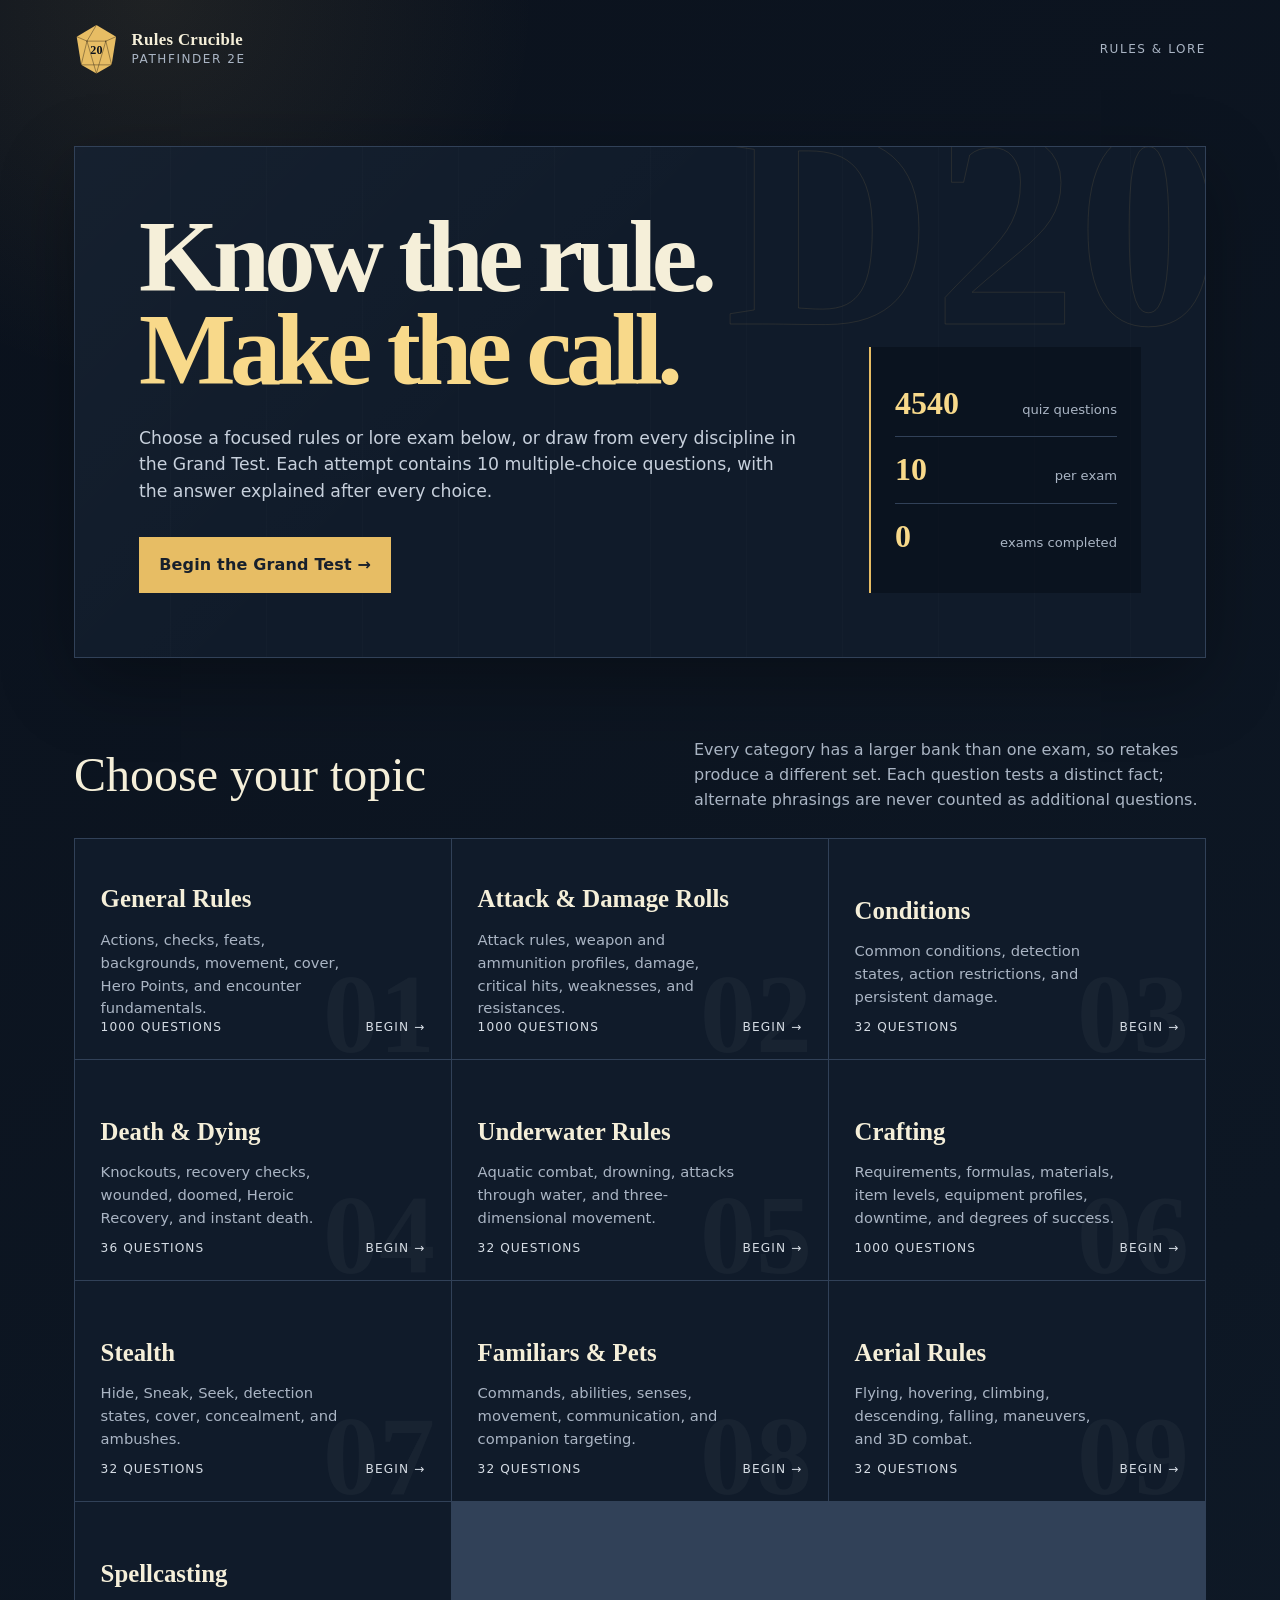
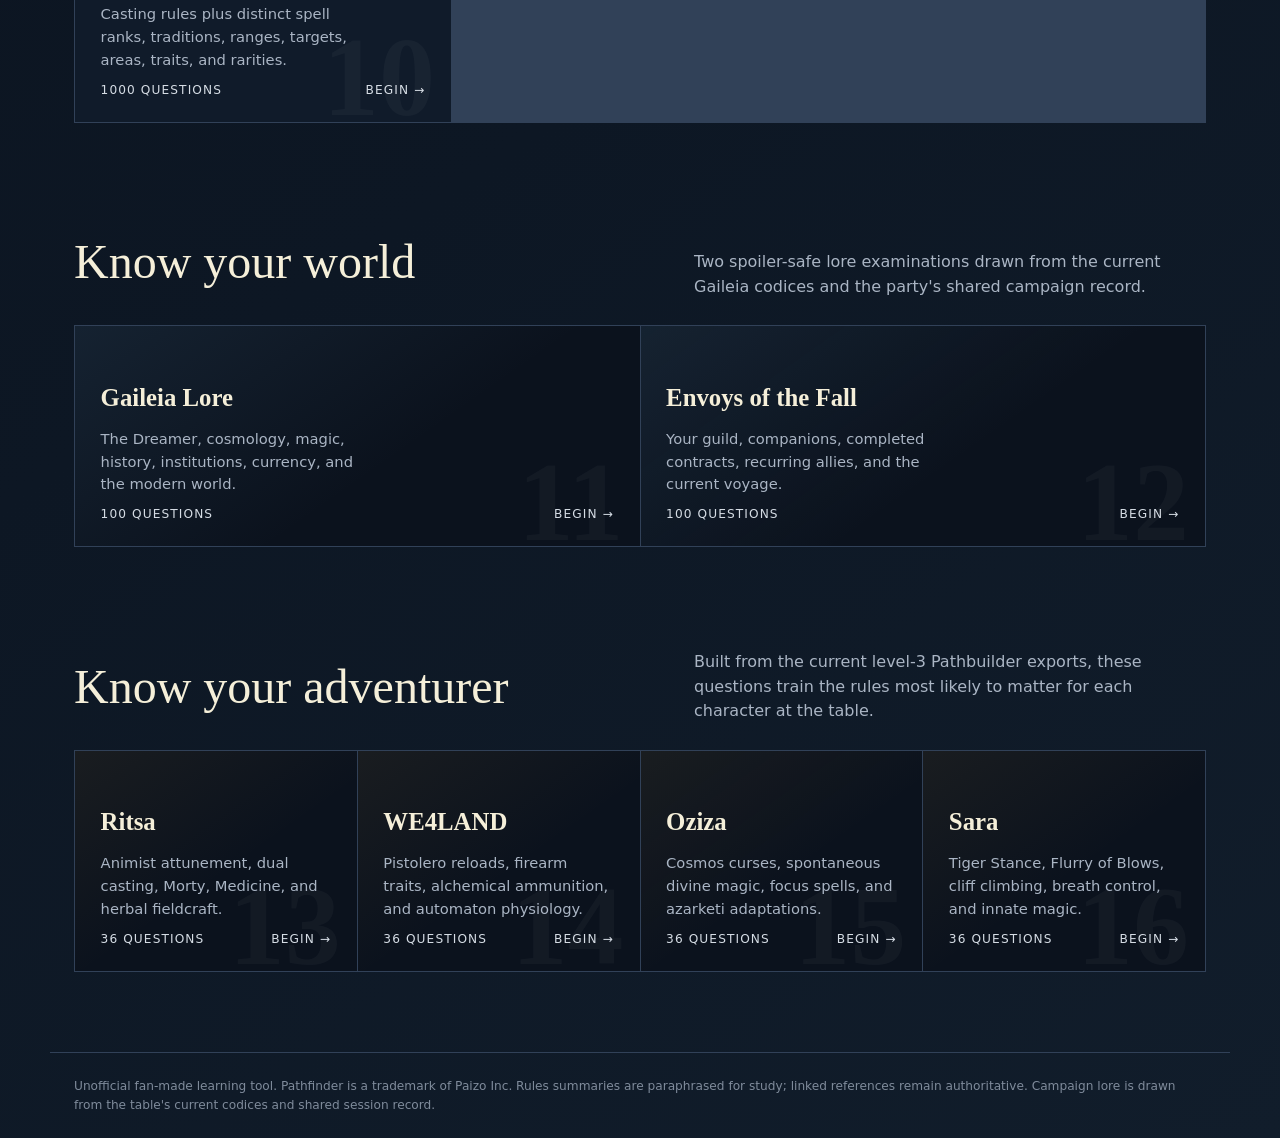
<file: index.html>
<!doctype html>
<html lang="en">
<head>
  <meta charset="utf-8">
  <meta name="viewport" content="width=device-width, initial-scale=1">
  <meta name="description" content="Ten-question Pathfinder Second Edition rules and Gaileia campaign-lore exams with explanations and references.">
  <meta name="theme-color" content="#101927">
  <title>Rules Crucible — PF2e Rules Quiz</title>
  <link rel="icon" href="favicon.svg" type="image/svg+xml">
  <link rel="stylesheet" href="styles.css">
</head>
<body>
  <a class="skip-link" href="#main">Skip to quiz</a>
  <header class="site-header">
    <button class="brand" id="home-button" type="button" aria-label="Return to exam selection">
      <span class="brand-mark" aria-hidden="true">
        <svg viewBox="0 0 100 112" role="presentation">
          <path class="brand-die" d="M50 2 94 28 84 91 50 110 16 91 6 28Z" />
          <path class="brand-facets" d="M50 2 29 38 6 28m23 10 21 72 21-72m0 0 23-10M29 38h42M16 91l13-53m55 53L71 38M16 91h68" />
          <text x="50" y="67">20</text>
        </svg>
      </span>
      <span><strong>Rules Crucible</strong><small>Pathfinder 2e</small></span>
    </button>
    <div class="header-meta" id="header-meta">Remaster rules</div>
  </header>

  <main id="main">
    <section id="home-screen" class="screen home-screen" aria-labelledby="home-title">
      <div class="intro-grid">
        <div class="intro-copy">
          <h1 id="home-title">Know the rule.<br><span>Make the call.</span></h1>
      <p class="lede">Choose a focused rules or lore exam below, or draw from every discipline in the Grand Test. Each attempt contains 10 multiple-choice questions, with the answer explained after every choice.</p>
          <button class="primary-button" id="mixed-start" type="button">Begin the Grand Test <span aria-hidden="true">→</span></button>
        </div>
        <aside class="ledger" aria-label="Quiz overview">
          <div><strong id="question-total">—</strong><span>quiz questions</span></div>
          <div><strong>10</strong><span>per exam</span></div>
          <div><strong id="exam-count">0</strong><span>exams completed</span></div>
        </aside>
      </div>

      <div class="section-heading">
        <div>
          <h2>Choose your topic</h2>
        </div>
        <p>Every category has a larger bank than one exam, so retakes produce a different set. Each question tests a distinct fact; alternate phrasings are never counted as additional questions.</p>
      </div>
      <div class="category-grid" id="category-grid"></div>

      <div class="section-heading lore-heading">
        <div>
          <h2>Know your world</h2>
        </div>
        <p>Two spoiler-safe lore examinations drawn from the current Gaileia codices and the party's shared campaign record.</p>
      </div>
      <div class="category-grid lore-grid" id="lore-grid"></div>

      <div class="section-heading character-heading">
        <div>
          <h2>Know your adventurer</h2>
        </div>
        <p>Built from the current level-3 Pathbuilder exports, these questions train the rules most likely to matter for each character at the table.</p>
      </div>
      <div class="category-grid character-grid" id="character-grid"></div>
    </section>

    <section id="quiz-screen" class="screen quiz-screen" hidden aria-labelledby="question-heading">
      <div class="quiz-topline">
        <button class="text-button" id="quit-button" type="button">← Leave exam</button>
        <span id="quiz-theme">General Rules</span>
        <span id="quiz-score">0 correct</span>
      </div>
      <div class="progress-track" aria-hidden="true"><span id="progress-bar"></span></div>
      <div class="question-meta">
        <span id="question-number">Question 1 of 10</span>
        <span class="difficulty" id="difficulty">Foundational</span>
      </div>
      <article class="question-card">
        <p class="category-kicker" id="question-category">General Rules</p>
        <h1 id="question-heading"></h1>
        <div class="answers" id="answers" role="group" aria-label="Answer choices"></div>
        <div class="feedback" id="feedback" hidden aria-live="polite">
          <p class="feedback-verdict" id="feedback-verdict"></p>
          <p id="feedback-explanation"></p>
          <a id="source-link" href="#" target="_blank" rel="noopener">Read the referenced rule ↗</a>
        </div>
      </article>
      <div class="quiz-actions">
        <span class="keyboard-hint">Keys A–D select · Enter continues</span>
        <button class="primary-button compact" id="next-button" type="button" disabled>Next question <span aria-hidden="true">→</span></button>
      </div>
    </section>

    <section id="result-screen" class="screen result-screen" hidden aria-labelledby="result-title">
      <div class="result-hero">
        <div class="score-seal"><strong id="result-score">0</strong><span>/ 10</span></div>
        <div>
          <p class="eyebrow">Examination complete</p>
          <h1 id="result-title">Your verdict</h1>
          <p id="result-message"></p>
        </div>
      </div>
      <div class="result-grid">
        <section class="result-panel">
          <h2>By discipline</h2>
          <div id="category-results"></div>
        </section>
        <section class="result-panel">
          <h2>Review the misses</h2>
          <div id="missed-review"></div>
        </section>
      </div>
      <div class="result-actions">
        <button class="secondary-button" id="results-home" type="button">Choose another exam</button>
        <button class="primary-button" id="retry-button" type="button">Retake this theme <span aria-hidden="true">↻</span></button>
      </div>
    </section>
  </main>

  <footer>
    <p>Unofficial fan-made learning tool. Pathfinder is a trademark of Paizo Inc. Rules summaries are paraphrased for study; linked references remain authoritative. Campaign lore is drawn from the table's current codices and shared session record.</p>
  </footer>
  <script type="module" src="app.js"></script>
</body>
</html>
</file>
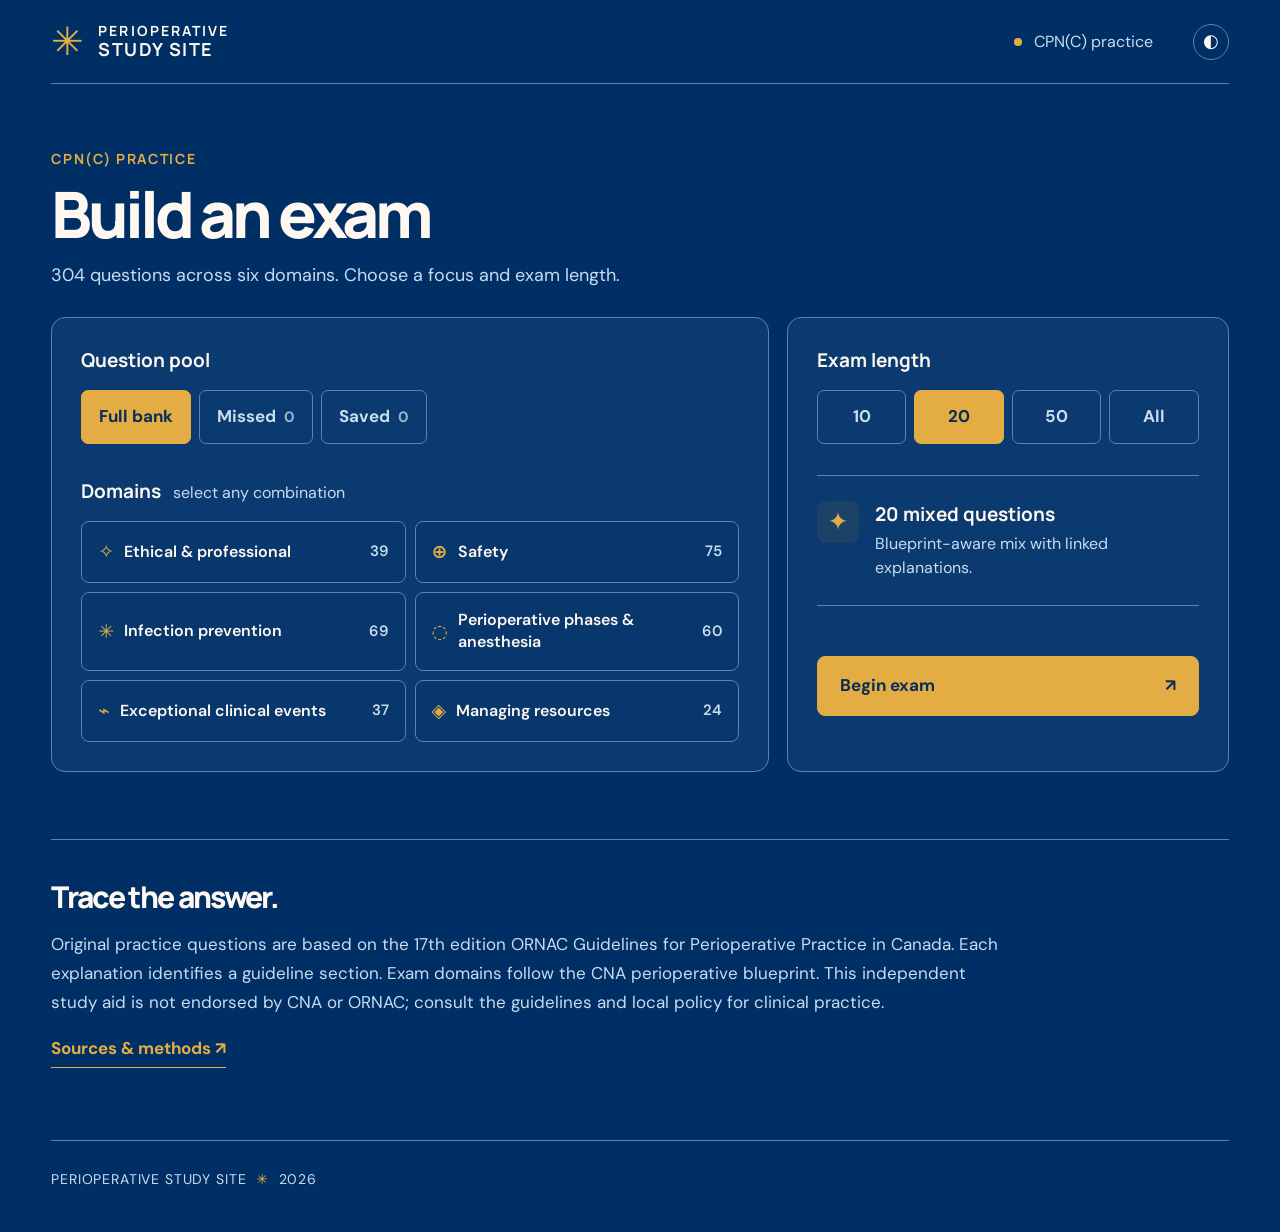
<file: cpn-study/index.html>
<!doctype html>
<html lang="en">
<head>
  <meta charset="utf-8">
  <meta name="viewport" content="width=device-width, initial-scale=1">
  <meta name="theme-color" content="#002F66">
  <meta name="description" content="304 original CPN(C) practice questions based on the 17th edition ORNAC Guidelines.">
  <title>Perioperative Study Site · CPN(C) Practice</title>
  <link rel="icon" href="favicon.svg" type="image/svg+xml">
  <link rel="stylesheet" href="styles.css?v=20260925-11">
  <script src="app.js?v=20261002-ornac17-r2" defer></script>
</head>
<body>
  <div class="site-shell">
    <header class="topbar">
      <a class="brand" href="./" aria-label="Perioperative Study Site home"><span class="brand-mark">✳</span><span>PERIOPERATIVE<br><strong>STUDY SITE</strong></span></a>
      <div class="top-right"><span class="status-dot"></span><span>CPN(C) practice</span><button id="theme-toggle" class="icon-button" title="Toggle colour theme" aria-label="Toggle colour theme">◐</button></div>
    </header>

    <main>
      <section id="home" class="home-screen">
        <section id="setup" class="setup-section">
          <div class="section-heading"><div><p class="eyebrow">CPN(C) PRACTICE</p><h1>Build an exam</h1><p><span id="bank-size">—</span> questions across six domains. Choose a focus and exam length.</p></div></div>
          <div class="setup-grid">
            <div class="panel">
              <h3>Question pool</h3>
              <div class="segmented" role="group" aria-label="Question pool">
                <button class="selected" data-pool="all" aria-pressed="true">Full bank</button>
                <button data-pool="missed" aria-pressed="false">Missed <span id="missed-count">0</span></button>
                <button data-pool="bookmarked" aria-pressed="false">Saved <span id="saved-count">0</span></button>
              </div>
              <h3 class="with-gap">Domains <span class="muted small">select any combination</span></h3>
              <div id="category-list" class="category-list"></div>
            </div>
            <div class="panel session-panel">
              <h3>Exam length</h3>
              <div class="length-options" role="group" aria-label="Exam length">
                <button data-length="10">10</button><button class="selected" data-length="20">20</button><button data-length="50">50</button><button data-length="all">All</button>
              </div>
              <div class="session-summary"><span class="summary-icon">✦</span><div><strong id="session-description">20 mixed questions</strong><p id="session-detail">Blueprint-aware mix with linked explanations.</p></div></div>
              <button id="start-custom" class="button primary full">Begin exam <span>↗</span></button>
              <p id="setup-message" class="form-message" role="status"></p>
            </div>
          </div>
        </section>

        <section class="about-section">
          <h2>Trace the answer.</h2>
          <p>Original practice questions are based on the 17th edition ORNAC Guidelines for Perioperative Practice in Canada. Each explanation identifies a guideline section. Exam domains follow the CNA perioperative blueprint. This independent study aid is not endorsed by CNA or ORNAC; consult the guidelines and local policy for clinical practice.</p>
          <a class="text-link" href="sources.html">Sources & methods ↗</a>
        </section>
      </section>

      <section id="quiz" class="quiz-screen hidden" aria-live="polite">
        <div class="quiz-header"><button id="exit-quiz" class="back-button">← Exit exam</button><span id="quiz-progress-label">QUESTION 01 / 20</span><button id="bookmark" class="save-button" aria-pressed="false">☆ Save</button></div>
        <div class="progress-track"><div id="progress-fill"></div></div>
        <div class="quiz-layout"><div class="question-column"><div id="question-meta" class="question-meta"></div><div id="case-box" class="case-box hidden"></div><h2 id="question-text"></h2><div id="answer-options" class="answer-options"></div><div id="feedback" class="feedback hidden"></div><div class="quiz-actions"><span id="keyboard-hint">Press 1–4 to answer</span><button id="next-question" class="button primary hidden">Next question <span>→</span></button></div></div><aside class="quiz-aside"><p class="eyebrow">YOUR EXAM</p><div class="aside-number" id="aside-number">01<span> / 20</span></div><div class="aside-stats"><div><span>Correct</span><strong id="session-correct">0</strong></div><div><span>Answered</span><strong id="session-answered">0</strong></div></div><p class="aside-note">Progress is saved in this browser after each question.</p></aside></div>
      </section>

      <section id="results" class="results-screen hidden"><p class="eyebrow">EXAM COMPLETE</p><h1 id="result-headline">Good work.</h1><p id="result-summary"></p><div class="result-score"><strong id="result-percent">0%</strong><span>correct answers</span></div><div id="result-domains" class="result-domains"></div><div class="result-actions"><button id="retry-missed" class="button primary">Practice missed questions <span>↗</span></button><button id="home-button" class="button ghost">Build another exam <span>→</span></button></div></section>
    </main>
    <footer><span>PERIOPERATIVE STUDY SITE <span class="footer-star">✳</span> 2026</span></footer>
  </div>
</body>
</html>
</file>
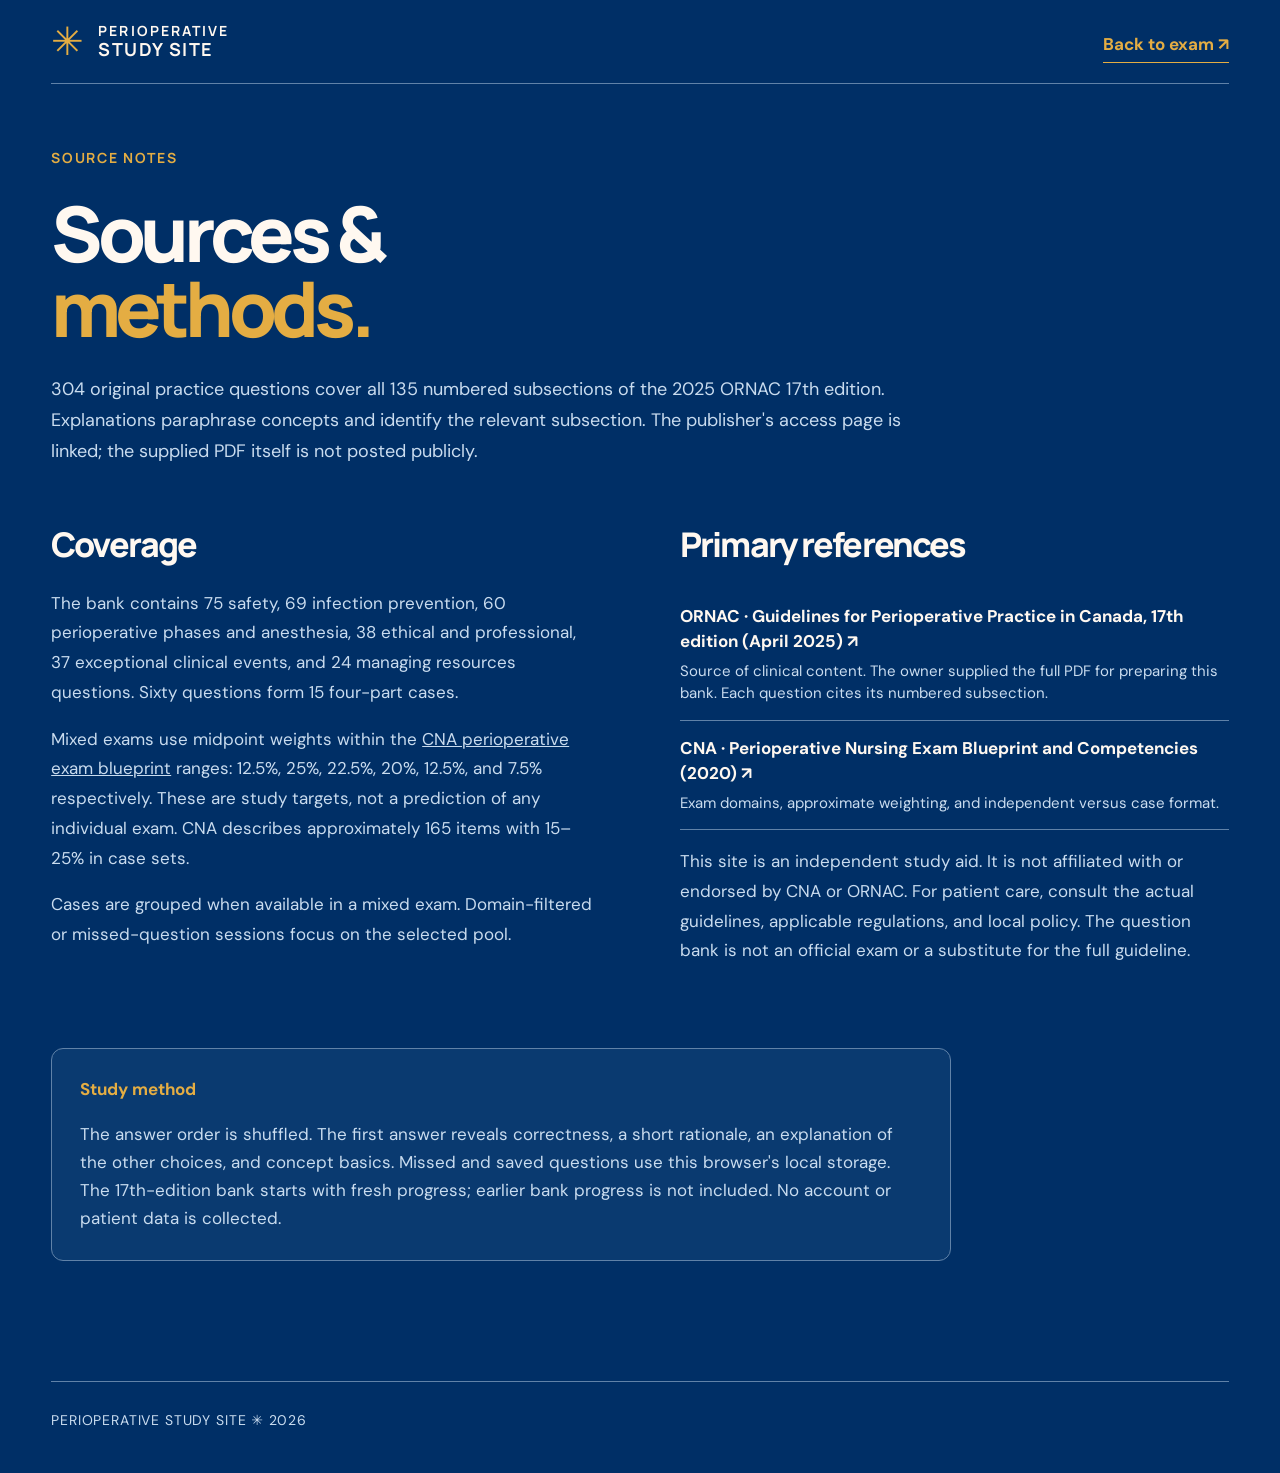
<file: cpn-study/sources.html>
<!doctype html>
<html lang="en">
<head>
  <meta charset="utf-8">
  <meta name="viewport" content="width=device-width, initial-scale=1">
  <meta name="theme-color" content="#002F66">
  <meta name="description" content="Sources and methods for the ORNAC 17th edition CPN(C) practice bank.">
  <title>Sources & methods · Perioperative Study Site</title>
  <link rel="icon" href="favicon.svg" type="image/svg+xml">
  <link rel="stylesheet" href="styles.css?v=20260925-11">
</head>
<body>
  <div class="site-shell">
    <header class="topbar"><a class="brand" href="./"><span class="brand-mark">✳</span><span>PERIOPERATIVE<br><strong>STUDY SITE</strong></span></a><a class="text-link" href="./">Back to exam ↗</a></header>
    <main class="source-page">
      <p class="eyebrow">SOURCE NOTES</p>
      <h1>Sources &<br><em>methods.</em></h1>
      <p class="lead">304 original practice questions cover all 135 numbered subsections of the 2025 ORNAC 17th edition. Explanations paraphrase concepts and identify the relevant subsection. The publisher's access page is linked; the supplied PDF itself is not posted publicly.</p>
      <div class="source-grid">
        <section>
          <h2>Coverage</h2>
          <p>The bank contains 75 safety, 69 infection prevention, 60 perioperative phases and anesthesia, 38 ethical and professional, 37 exceptional clinical events, and 24 managing resources questions. Sixty questions form 15 four-part cases.</p>
          <p>Mixed exams use midpoint weights within the <a href="https://hl-prod-ca-oc-download.s3-ca-central-1.amazonaws.com/CNA/2f975e7e-4a40-45ca-863c-5ebf0a138d5e/UploadedImages/documents/perioperative_blueprint_and_competencies_e.pdf" target="_blank" rel="noopener">CNA perioperative exam blueprint</a> ranges: 12.5%, 25%, 22.5%, 20%, 12.5%, and 7.5% respectively. These are study targets, not a prediction of any individual exam. CNA describes approximately 165 items with 15–25% in case sets.</p>
          <p>Cases are grouped when available in a mixed exam. Domain-filtered or missed-question sessions focus on the selected pool.</p>
        </section>
        <section>
          <h2>Primary references</h2>
          <ol class="source-list">
            <li><a href="https://ornac.ca/guidelines.phtml" target="_blank" rel="noopener">ORNAC · Guidelines for Perioperative Practice in Canada, 17th edition (April 2025) ↗</a><small>Source of clinical content. The owner supplied the full PDF for preparing this bank. Each question cites its numbered subsection.</small></li>
            <li><a href="https://hl-prod-ca-oc-download.s3-ca-central-1.amazonaws.com/CNA/2f975e7e-4a40-45ca-863c-5ebf0a138d5e/UploadedImages/documents/perioperative_blueprint_and_competencies_e.pdf" target="_blank" rel="noopener">CNA · Perioperative Nursing Exam Blueprint and Competencies (2020) ↗</a><small>Exam domains, approximate weighting, and independent versus case format.</small></li>
          </ol>
          <p>This site is an independent study aid. It is not affiliated with or endorsed by CNA or ORNAC. For patient care, consult the actual guidelines, applicable regulations, and local policy. The question bank is not an official exam or a substitute for the full guideline.</p>
        </section>
      </div>
      <div class="method-note"><strong>Study method</strong><p>The answer order is shuffled. The first answer reveals correctness, a short rationale, an explanation of the other choices, and concept basics. Missed and saved questions use this browser's local storage. The 17th-edition bank starts with fresh progress; earlier bank progress is not included. No account or patient data is collected.</p></div>
    </main>
    <footer><span>PERIOPERATIVE STUDY SITE ✳ 2026</span></footer>
  </div>
</body>
</html>
</file>
<file: styles.css>
:root {
  color-scheme: dark;
  --ink: #0b121d;
  --ink-2: #101b2a;
  --panel: #162335;
  --panel-2: #1c2c41;
  --line: #314158;
  --paper: #f5efd9;
  --muted: #aab5c4;
  --gold: #e7bd64;
  --gold-2: #f8d98a;
  --red: #c64b43;
  --green: #55b88a;
  --shadow: 0 24px 70px rgba(0, 0, 0, .3);
}

* { box-sizing: border-box; }

html { scroll-behavior: smooth; }

body {
  margin: 0;
  min-width: 320px;
  min-height: 100vh;
  color: var(--paper);
  background:
    radial-gradient(circle at 12% 0%, rgba(231, 189, 100, .09), transparent 24rem),
    linear-gradient(145deg, var(--ink), #0d1724 58%, #111d2b);
  font: 16px/1.55 Inter, ui-sans-serif, system-ui, -apple-system, BlinkMacSystemFont, "Segoe UI", sans-serif;
}

button, a { font: inherit; }
button { color: inherit; }

.skip-link {
  position: fixed;
  left: 1rem;
  top: -4rem;
  z-index: 20;
  padding: .75rem 1rem;
  background: var(--gold);
  color: var(--ink);
}
.skip-link:focus { top: 1rem; }

.site-header {
  max-width: 1180px;
  margin: 0 auto;
  padding: 1.5rem 1.5rem 1rem;
  display: flex;
  align-items: center;
  justify-content: space-between;
}

.brand {
  border: 0;
  padding: 0;
  background: transparent;
  display: flex;
  align-items: center;
  gap: .8rem;
  text-align: left;
  cursor: pointer;
}

.brand-mark {
  display: inline-block;
  width: 2.8rem;
  height: 3.15rem;
  flex: 0 0 2.8rem;
}
.brand-mark svg { width: 100%; height: 100%; overflow: visible; }
.brand-die { fill: var(--gold); }
.brand-facets { fill: none; stroke: rgba(22, 17, 12, .5); stroke-width: 1.7; stroke-linecap: round; stroke-linejoin: round; }
.brand-mark text { fill: var(--ink); font: 900 27px/1 Georgia, serif; text-anchor: middle; }

.brand strong, .brand small { display: block; }
.brand strong { font: 700 1.05rem/1.15 Georgia, serif; letter-spacing: .02em; }
.brand small, .header-meta { color: var(--muted); font-size: .75rem; letter-spacing: .13em; text-transform: uppercase; }

main { min-height: calc(100vh - 13rem); }
.screen { max-width: 1180px; margin: 0 auto; padding: 3.5rem 1.5rem 5rem; }

.intro-grid {
  display: grid;
  grid-template-columns: minmax(0, 1.45fr) minmax(17rem, .55fr);
  gap: 4rem;
  align-items: end;
  min-height: 29rem;
  padding: 4rem;
  border: 1px solid var(--line);
  background:
    linear-gradient(135deg, rgba(255,255,255,.025), transparent 42%),
    repeating-linear-gradient(90deg, transparent 0 5.9rem, rgba(255,255,255,.018) 6rem),
    var(--ink-2);
  box-shadow: var(--shadow);
  position: relative;
  overflow: hidden;
}

.intro-grid::after {
  content: "D20";
  position: absolute;
  right: -1rem;
  top: -4rem;
  color: transparent;
  -webkit-text-stroke: 1px rgba(231,189,100,.11);
  font: 900 18rem/1 Georgia, serif;
  pointer-events: none;
}

.intro-copy, .ledger { position: relative; z-index: 1; }
.eyebrow, .category-kicker {
  margin: 0 0 .8rem;
  color: var(--gold);
  font-size: .75rem;
  font-weight: 800;
  letter-spacing: .16em;
  text-transform: uppercase;
}

h1, h2, h3 { font-family: Georgia, "Times New Roman", serif; }
.intro-copy h1 {
  margin: 0;
  max-width: 12ch;
  font-size: clamp(3.4rem, 8vw, 6.8rem);
  font-weight: 600;
  line-height: .9;
  letter-spacing: -.055em;
}
.intro-copy h1 span { color: var(--gold-2); }
.lede { max-width: 44rem; margin: 1.8rem 0 2rem; color: #c7d0dc; font-size: 1.08rem; }

.ledger {
  padding: 1.5rem;
  border-left: 2px solid var(--gold);
  background: rgba(7,13,22,.55);
}
.ledger div { display: flex; align-items: baseline; justify-content: space-between; gap: 1rem; padding: 1rem 0; border-bottom: 1px solid var(--line); }
.ledger div:last-child { border: 0; }
.ledger strong { color: var(--gold-2); font: 700 2rem/1 Georgia, serif; }
.ledger span { color: var(--muted); font-size: .82rem; text-align: right; }

.primary-button, .secondary-button {
  border: 1px solid transparent;
  padding: .92rem 1.2rem;
  min-height: 3.25rem;
  font-weight: 800;
  letter-spacing: .01em;
  cursor: pointer;
  transition: transform .15s ease, background .15s ease, border-color .15s ease;
}
.primary-button { background: var(--gold); color: #17202c; }
.primary-button:hover:not(:disabled) { background: var(--gold-2); transform: translateY(-2px); }
.primary-button:disabled { opacity: .42; cursor: not-allowed; }
.primary-button.compact { min-width: 11.5rem; }
.secondary-button { border-color: var(--line); background: transparent; color: var(--paper); }
.secondary-button:hover { border-color: var(--gold); }

.section-heading {
  margin: 5rem 0 1.6rem;
  display: flex;
  align-items: end;
  justify-content: space-between;
  gap: 2rem;
}
.section-heading h2 { margin: 0; font-size: clamp(2rem, 4vw, 3rem); font-weight: 500; }
.section-heading > p { max-width: 32rem; margin: 0; color: var(--muted); }

.category-grid { display: grid; grid-template-columns: repeat(3, minmax(0, 1fr)); gap: 1px; background: var(--line); border: 1px solid var(--line); }
.lore-heading, .character-heading { margin-top: clamp(4rem, 8vw, 7rem); }
.lore-grid { grid-template-columns: repeat(2, minmax(0, 1fr)); }
.character-grid { grid-template-columns: repeat(4, minmax(0, 1fr)); }
.category-card {
  min-height: 13.75rem;
  padding: 1.6rem;
  border: 0;
  background: var(--ink-2);
  text-align: left;
  cursor: pointer;
  position: relative;
  overflow: hidden;
  transition: background .18s ease;
}
.character-card { background: linear-gradient(145deg, rgba(196, 153, 65, .08), transparent 55%), var(--ink); }
.lore-card { background: linear-gradient(145deg, rgba(82, 132, 170, .14), transparent 58%), var(--ink); }
.category-card:hover, .category-card:focus-visible { background: var(--panel); outline: none; }
.category-card::after { content: attr(data-number); position: absolute; right: 1rem; bottom: -.7rem; color: rgba(255,255,255,.035); font: 700 7rem/1 Georgia, serif; }
.category-card h3 { margin: .15rem 0 .65rem; font-size: 1.55rem; font-weight: 600; }
.category-card p { margin: 0; max-width: 28ch; color: var(--muted); font-size: .92rem; }
.card-footer { position: absolute; left: 1.6rem; right: 1.6rem; bottom: 1.4rem; display: flex; justify-content: space-between; color: #d5dce4; font-size: .76rem; text-transform: uppercase; letter-spacing: .09em; }

.quiz-screen { max-width: 920px; padding-top: 2rem; }
.quiz-topline, .question-meta, .quiz-actions { display: flex; align-items: center; justify-content: space-between; gap: 1rem; }
.quiz-topline { color: var(--muted); font-size: .82rem; font-weight: 700; letter-spacing: .08em; text-transform: uppercase; }
.text-button { padding: .5rem 0; border: 0; background: transparent; color: var(--gold-2); cursor: pointer; }
.progress-track { height: 3px; margin: 1.1rem 0 1rem; background: var(--line); overflow: hidden; }
.progress-track span { display: block; height: 100%; width: 5%; background: var(--gold); transition: width .25s ease; }
.question-meta { margin-bottom: 1.3rem; color: var(--muted); font-size: .82rem; }
.difficulty { padding: .2rem .55rem; border: 1px solid var(--line); color: #cdd6e1; }

.question-card { min-height: 32rem; padding: clamp(1.5rem, 5vw, 3.3rem); border: 1px solid var(--line); background: var(--ink-2); box-shadow: var(--shadow); }
.question-card h1 { margin: 0 0 2rem; max-width: 26ch; font-size: clamp(1.65rem, 4vw, 2.45rem); line-height: 1.2; font-weight: 500; }
.answers { display: grid; gap: .72rem; }
.answer-button {
  display: grid;
  grid-template-columns: 2.3rem 1fr;
  align-items: center;
  gap: .9rem;
  width: 100%;
  padding: .8rem 1rem;
  border: 1px solid var(--line);
  background: #111d2b;
  color: var(--paper);
  text-align: left;
  cursor: pointer;
}
.answer-button:hover:not(:disabled) { border-color: var(--gold); background: var(--panel); }
.answer-button:focus-visible { outline: 3px solid rgba(231,189,100,.3); outline-offset: 2px; }
.answer-button:disabled { cursor: default; }
.answer-letter { display: grid; place-items: center; width: 2.15rem; height: 2.15rem; border: 1px solid #44566f; color: var(--gold-2); font-weight: 800; }
.answer-button.correct { border-color: var(--green); background: rgba(85,184,138,.1); }
.answer-button.wrong { border-color: var(--red); background: rgba(198,75,67,.11); }
.answer-button.correct .answer-letter { border-color: var(--green); background: var(--green); color: var(--ink); }
.answer-button.wrong .answer-letter { border-color: var(--red); background: var(--red); color: white; }

.feedback { margin-top: 1.5rem; padding: 1.2rem 1.25rem; border-left: 3px solid var(--gold); background: #0d1723; color: #cbd3dd; }
.feedback p { margin: 0 0 .55rem; }
.feedback-verdict { color: var(--paper); font-weight: 800; }
.feedback a { color: var(--gold-2); font-size: .88rem; }
.quiz-actions { margin-top: 1.3rem; }
.keyboard-hint { color: var(--muted); font-size: .78rem; }

.result-screen { max-width: 980px; }
.result-hero { display: flex; align-items: center; gap: 2rem; margin: 1rem 0 2rem; padding: 2rem; border: 1px solid var(--line); background: var(--ink-2); }
.score-seal { flex: 0 0 9rem; height: 9rem; display: grid; place-content: center; border: 2px solid var(--gold); border-radius: 50%; text-align: center; box-shadow: inset 0 0 0 .5rem var(--ink-2), inset 0 0 0 calc(.5rem + 1px) rgba(231,189,100,.3); }
.score-seal strong { font: 700 3.8rem/.85 Georgia, serif; color: var(--gold-2); }
.score-seal span { color: var(--muted); font-size: .82rem; }
.result-hero h1 { margin: 0; font-size: clamp(2.2rem, 6vw, 4.4rem); font-weight: 500; }
.result-hero p:last-child { margin: .4rem 0 0; color: var(--muted); }
.result-grid { display: grid; grid-template-columns: .75fr 1.25fr; gap: 1rem; }
.result-panel { padding: 1.5rem; border: 1px solid var(--line); background: var(--ink-2); }
.result-panel h2 { margin: 0 0 1.25rem; font-size: 1.35rem; }
.result-row { margin-bottom: 1rem; }
.result-row-label { display: flex; justify-content: space-between; gap: 1rem; margin-bottom: .35rem; font-size: .85rem; }
.result-row-bar { height: 5px; background: var(--line); }
.result-row-bar span { display: block; height: 100%; background: var(--gold); }
.missed-item { padding: 1rem 0; border-top: 1px solid var(--line); }
.missed-item:first-child { border-top: 0; padding-top: 0; }
.missed-item h3 { margin: 0 0 .35rem; font: 600 1rem/1.35 inherit; }
.missed-item p { margin: 0 0 .4rem; color: var(--muted); font-size: .88rem; }
.missed-item a { color: var(--gold-2); font-size: .82rem; }
.source-note { color: var(--gold-2); font-size: .82rem; }
.perfect { color: var(--green); }
.result-actions { display: flex; justify-content: flex-end; gap: .8rem; margin-top: 1.5rem; }

footer { max-width: 1180px; margin: 0 auto; padding: 1.5rem; border-top: 1px solid var(--line); color: #7f8b9b; font-size: .76rem; }
footer p { max-width: 70rem; margin: 0; }

[hidden] { display: none !important; }

@media (max-width: 820px) {
  .screen { padding-top: 2rem; }
  .intro-grid { grid-template-columns: 1fr; gap: 2.5rem; min-height: 0; padding: 2.2rem; }
  .intro-grid::after { font-size: 11rem; }
  .ledger { max-width: 28rem; }
  .section-heading { align-items: start; flex-direction: column; }
  .category-grid { grid-template-columns: repeat(2, 1fr); }
  .result-grid { grid-template-columns: 1fr; }
}

@media (max-width: 560px) {
  .site-header { padding: 1rem; }
  .header-meta, .keyboard-hint { display: none; }
  .screen { padding: 1.3rem 1rem 3rem; }
  .intro-grid { margin: 0; padding: 1.5rem; }
  .intro-copy h1 { font-size: clamp(3rem, 16vw, 4.7rem); }
  .category-grid { grid-template-columns: 1fr; }
  .category-card { min-height: 13rem; }
  .question-card { min-height: 0; padding: 1.25rem; }
  .quiz-topline span:nth-child(2) { display: none; }
  .quiz-actions, .result-actions { align-items: stretch; flex-direction: column; }
  .result-hero { align-items: flex-start; flex-direction: column; padding: 1.4rem; }
  .score-seal { flex-basis: auto; width: 7.5rem; height: 7.5rem; }
}

@media (prefers-reduced-motion: reduce) {
  *, *::before, *::after { scroll-behavior: auto !important; transition: none !important; }
}
</file>
<file: cpn-study/styles.css>
@import url('https://fonts.googleapis.com/css2?family=DM+Sans:wght@400;500;600;700&family=Manrope:wght@400;500;600;700;800&display=swap');
:root{color-scheme:dark;--bg:#10252d;--panel:#172f37;--panel2:#1b353d;--line:#355057;--text:#f0f5ee;--muted:#adc0bd;--accent:#cdf47e;--orange:#edae84;--ink:#10252d;--shadow:0 20px 60px #071a2070}
*{box-sizing:border-box}html{scroll-behavior:smooth}body{margin:0;background:var(--bg);color:var(--text);font-family:"DM Sans",system-ui,sans-serif;line-height:1.5}button,a{font:inherit}button{cursor:pointer}a{color:inherit}a:hover{color:var(--accent)}.hidden{display:none!important}.site-shell{max-width:1440px;margin:auto;padding:0 58px}.topbar{height:106px;display:flex;align-items:center;justify-content:space-between;border-bottom:1px solid var(--line)}.brand{text-decoration:none;display:flex;align-items:center;gap:12px;font:700 11px/1.16 "Manrope",sans-serif;letter-spacing:.15em;color:var(--text)}.brand strong{font-size:14px;letter-spacing:.08em}.brand-mark{font:400 44px/1 sans-serif;color:var(--accent)}.top-right{display:flex;align-items:center;gap:12px;font-size:13px;color:var(--muted)}.status-dot,.mini-dot{width:8px;height:8px;background:var(--accent);border-radius:50%;display:inline-block}.icon-button{margin-left:28px;background:none;border:1px solid var(--line);border-radius:50%;width:36px;height:36px;color:var(--text);font-size:18px}.hero{min-height:590px;display:grid;grid-template-columns:1.05fr .95fr;align-items:center;position:relative;overflow:hidden}.hero-copy{position:relative;z-index:2;padding:44px 0 74px}.eyebrow{font:700 11px/1.3 "Manrope",sans-serif;letter-spacing:.2em;color:var(--accent);margin:0 0 28px}.eyebrow-line{display:inline-block;width:27px;height:1px;background:var(--accent);vertical-align:middle;margin-right:12px}.hero h1,.source-page h1,.results-screen h1{font:800 clamp(60px,7.5vw,116px)/.98 "Manrope",sans-serif;letter-spacing:-.07em;margin:0}.hero h1 em,.source-page h1 em{font-style:normal;color:var(--accent)}.hero-sub{color:var(--muted);font-size:17px;max-width:530px;margin:34px 0 32px;line-height:1.72}.hero-actions,.result-actions{display:flex;gap:13px;flex-wrap:wrap}.button{border:1px solid var(--line);border-radius:8px;padding:16px 20px;font-weight:700;font-size:14px;display:inline-flex;align-items:center;justify-content:space-between;gap:28px;min-height:54px;transition:transform .18s,background .18s}.button:hover:not(:disabled){transform:translateY(-2px)}.button:disabled{opacity:.45;cursor:default}.button.primary{background:var(--accent);color:var(--ink);border-color:var(--accent)}.button.ghost{background:transparent;color:var(--text)}.button.full{width:100%}.small-note{font-size:12px;color:#87a29e;margin:21px 0 0}.hero-visual{height:510px;position:relative;display:grid;place-items:center;isolation:isolate}.orb{position:absolute;border-radius:50%;filter:blur(1px)}.orb-one{width:390px;height:390px;background:radial-gradient(circle at 40% 42%,#405d5b,#1d4549 52%,#0f2931 75%);box-shadow:0 0 100px #98dd9c22}.orb-two{width:290px;height:290px;background:radial-gradient(circle,#b5e59422,transparent 70%);transform:translate(85px,-60px)}.ring{position:absolute;border:1px solid #89c19f45;border-radius:50%;transform:rotate(-22deg)}.ring-one{width:520px;height:190px}.ring-two{width:610px;height:250px;transform:rotate(39deg)}.visual-card{position:relative;z-index:2;width:335px;min-height:258px;border:1px solid #8fb5ad55;border-radius:18px;background:linear-gradient(140deg,#24444bd9,#18333be8);box-shadow:var(--shadow);padding:28px;transform:rotate(-6deg);backdrop-filter:blur(10px)}.visual-top,.visual-bottom{display:flex;justify-content:space-between;align-items:center;font:700 10px "Manrope",sans-serif;letter-spacing:.13em;color:#b7cfc6}.visual-top span{color:var(--accent)}.pulse{display:flex;align-items:center;gap:6px;height:49px;margin:14px 0 2px}.pulse span{height:3px;width:25px;background:var(--accent);border-radius:3px}.pulse span:nth-child(2){height:20px;width:3px;transform:skew(-20deg)}.pulse span:nth-child(3){height:39px;width:3px;transform:skew(20deg)}.pulse span:nth-child(4){height:15px;width:3px;transform:skew(-25deg)}.pulse span:nth-child(5){width:85px}.visual-card p{font:500 23px/1.35 "Manrope";margin:8px 0 25px}.visual-card p strong{color:var(--accent)}.visual-bottom{border-top:1px solid #76958c55;padding-top:18px;justify-content:flex-start;gap:9px}.visual-bottom span:last-child{margin-left:auto;font-size:19px}.metrics{display:grid;grid-template-columns:repeat(4,1fr);border-top:1px solid var(--line);border-bottom:1px solid var(--line)}.metrics>div{padding:28px 28px 29px 0;display:flex;flex-direction:column}.metrics>div+div{border-left:1px solid var(--line);padding-left:32px}.metrics strong{font:700 32px/1 "Manrope";letter-spacing:-.04em}.metrics span{font-size:12px;color:var(--muted);margin-top:8px}.setup-section,.domains-section{padding:112px 0 0}.section-heading{display:flex;align-items:end;justify-content:space-between;margin-bottom:34px}.section-heading .eyebrow{margin-bottom:12px}.section-heading h2,.about-section h2,.source-page h2{font:800 clamp(35px,4vw,57px)/1.12 "Manrope";letter-spacing:-.055em;margin:0}.section-heading p:not(.eyebrow){color:var(--muted);margin:12px 0 0}.section-asterisk{color:var(--accent);font-size:62px;line-height:1}.setup-grid{display:grid;grid-template-columns:1.35fr .85fr;gap:16px}.panel{border:1px solid var(--line);border-radius:14px;background:var(--panel);padding:29px}.panel h3{font:700 15px "Manrope";margin:0 0 17px}.panel h3.with-gap{margin-top:34px}.muted{color:var(--muted)}.small{font:400 12px "DM Sans";margin-left:8px}.segmented{display:flex;gap:8px;flex-wrap:wrap}.segmented button,.length-options button{background:transparent;border:1px solid var(--line);border-radius:7px;color:var(--muted);padding:10px 14px;font-size:13px;font-weight:700}.segmented button.selected,.length-options button.selected{background:var(--accent);border-color:var(--accent);color:var(--ink)}.segmented button span{font-size:11px;opacity:.75;margin-left:4px}.category-list{display:grid;grid-template-columns:1fr 1fr;gap:9px}.category-pill{width:100%;display:flex;align-items:center;gap:10px;background:#102a32;border:1px solid #3b555a;border-radius:8px;color:var(--text);text-align:left;padding:12px;font-size:12px;font-weight:600}.category-pill[aria-pressed=true]{border-color:var(--accent);background:#263e38}.pill-icon{font-size:19px;color:var(--accent);line-height:1}.pill-count{margin-left:auto;color:var(--muted);font-size:11px}.length-options{display:grid;grid-template-columns:repeat(4,1fr);gap:8px}.length-options button{padding:15px 0}.session-panel{display:flex;flex-direction:column}.session-summary{border-top:1px solid var(--line);border-bottom:1px solid var(--line);margin:31px 0 27px;padding:25px 0;display:flex;align-items:start;gap:16px}.summary-icon{width:42px;height:42px;display:grid;place-items:center;border-radius:9px;background:#354d40;color:var(--accent);font-size:25px;flex:none}.session-summary strong{font:700 16px "Manrope"}.session-summary p{margin:4px 0 0;font-size:12px;color:var(--muted)}.session-panel .full{margin-top:auto}.form-message{min-height:18px;font-size:12px;color:var(--orange);margin:8px 0 0}.domain-cards{display:grid;grid-template-columns:repeat(3,1fr);gap:14px}.domain-card{background:var(--panel);border:1px solid var(--line);border-radius:12px;color:var(--text);text-align:left;min-height:260px;padding:24px;display:flex;flex-direction:column;transition:transform .2s,border-color .2s}.domain-card:hover{transform:translateY(-4px);border-color:var(--accent)}.domain-number{font:700 10px "Manrope";letter-spacing:.16em;color:var(--muted)}.domain-symbol{font-size:42px;color:var(--accent);line-height:1;margin:16px 0}.domain-card strong{font:700 19px/1.25 "Manrope"}.domain-description{font-size:12px;color:var(--muted);margin-top:7px;line-height:1.5}.domain-end{display:flex;justify-content:space-between;align-items:end;border-top:1px solid var(--line);margin-top:auto;padding-top:15px;font-size:11px;color:var(--muted)}.domain-end span:last-child{font-size:20px;color:var(--accent);line-height:1}.about-section{display:grid;grid-template-columns:1.25fr .75fr;gap:80px;padding:140px 0}.about-section p:not(.eyebrow){color:var(--muted);font-size:15px;line-height:1.75;max-width:640px}.text-link{display:inline-block;color:var(--accent);font-weight:700;font-size:14px;text-decoration:none;margin-top:12px;border-bottom:1px solid var(--accent);padding-bottom:5px}.about-quote{border-left:1px solid var(--line);padding:20px 0 0 55px}.about-quote>span{font:700 90px/1 Georgia;color:var(--accent)}.about-quote p{font:700 26px/1.3 "Manrope"!important;color:var(--text)!important;margin:-20px 0 24px}.about-quote em{color:var(--accent)}.quote-line{height:1px;background:var(--line);max-width:220px;margin:30px 0 13px}.about-quote small{font-size:10px;letter-spacing:.18em;color:var(--muted)}footer{display:flex;justify-content:space-between;gap:20px;border-top:1px solid var(--line);padding:28px 0 42px;color:var(--muted);font-size:11px;letter-spacing:.06em}footer a{text-decoration:none}.footer-star{color:var(--accent);margin:0 5px}
/* Quiz */
.quiz-screen{min-height:calc(100vh - 185px)}.quiz-header{display:flex;justify-content:space-between;align-items:center;padding:31px 0 20px}.back-button,.save-button{color:var(--muted);background:none;border:0;padding:8px 0;font-size:13px}.back-button:hover,.save-button:hover{color:var(--accent)}.save-button[aria-pressed=true]{color:var(--accent)}#quiz-progress-label{font:700 11px "Manrope";letter-spacing:.16em;color:var(--muted)}.progress-track{height:4px;background:var(--line);border-radius:3px}.progress-track div{height:100%;width:0;background:var(--accent);transition:width .25s}.quiz-layout{display:grid;grid-template-columns:minmax(0,1fr) 265px;gap:65px;padding:55px 0 90px}.question-column{max-width:840px}.question-meta{color:var(--accent);font:700 11px "Manrope";letter-spacing:.16em;margin-bottom:20px}.case-box{border-left:3px solid var(--accent);background:var(--panel);padding:18px 21px;color:var(--muted);font-size:14px;line-height:1.6;margin:0 0 28px}.question-column h2{font:700 clamp(27px,3vw,43px)/1.27 "Manrope";letter-spacing:-.04em;margin:0 0 36px}.answer-options{display:grid;gap:11px}.answer-option{width:100%;min-height:68px;border:1px solid var(--line);border-radius:10px;background:var(--panel);display:flex;align-items:center;gap:17px;text-align:left;color:var(--text);padding:13px 19px;transition:border-color .16s,background .16s}.answer-option:hover:not(:disabled){border-color:var(--accent);background:var(--panel2)}.answer-option:disabled{cursor:default}.option-key{border:1px solid var(--line);width:30px;height:30px;flex:none;display:grid;place-items:center;border-radius:6px;color:var(--muted);font-size:12px}.option-text{font-size:15px;line-height:1.4}.option-check{margin-left:auto;font-size:21px;font-weight:700}.answer-option.correct{background:#284534;border-color:var(--accent)}.answer-option.correct .option-key,.answer-option.correct .option-check{color:var(--accent)}.answer-option.incorrect{background:#493535;border-color:var(--orange)}.answer-option.incorrect .option-key,.answer-option.incorrect .option-check{color:var(--orange)}.answer-option.dimmed{opacity:.55}.feedback{margin:22px 0 0;padding:21px 23px;border-radius:10px;border-left:3px solid var(--accent);background:var(--panel)}.feedback.needs-review{border-left-color:var(--orange)}.feedback strong{font:700 17px "Manrope";color:var(--accent)}.feedback.needs-review strong{color:var(--orange)}.feedback p{font-size:14px;color:var(--text);margin:9px 0}.feedback a{font-size:12px;color:var(--accent)}.quiz-actions{display:flex;justify-content:space-between;align-items:center;margin-top:24px;gap:20px}.quiz-actions>span{font-size:12px;color:var(--muted)}.quiz-aside{border-left:1px solid var(--line);padding-left:30px;align-self:start}.quiz-aside .eyebrow{margin-bottom:15px}.aside-number{font:700 54px "Manrope";letter-spacing:-.06em}.aside-number span{font-size:22px;color:var(--muted);letter-spacing:0}.aside-stats{border-top:1px solid var(--line);margin-top:24px}.aside-stats div{display:flex;justify-content:space-between;border-bottom:1px solid var(--line);padding:13px 0;font-size:13px}.aside-stats span,.aside-note{color:var(--muted)}.aside-note{font-size:12px;line-height:1.7;margin-top:24px}
/* Results and reference page */
.results-screen{max-width:820px;min-height:calc(100vh - 180px);padding:90px 0}.results-screen h1{font-size:72px}.results-screen>p:not(.eyebrow){font-size:17px;color:var(--muted);max-width:610px;line-height:1.7}.result-score{display:flex;align-items:end;gap:20px;margin:44px 0 30px}.result-score strong{font:800 90px/1 "Manrope";color:var(--accent);letter-spacing:-.07em}.result-score span{font-size:14px;color:var(--muted);padding-bottom:12px}.result-domains{border-top:1px solid var(--line);max-width:620px;margin-bottom:35px}.result-domains>div{display:flex;justify-content:space-between;gap:20px;border-bottom:1px solid var(--line);padding:11px 0;font-size:14px}.result-domains strong{color:var(--accent)}.source-page{padding:90px 0 120px}.source-page h1{font-size:clamp(60px,7vw,98px)}.source-page .lead{max-width:850px;color:var(--muted);font-size:18px;line-height:1.72;margin:38px 0 70px}.source-grid{display:grid;grid-template-columns:1fr 1fr;gap:80px}.source-grid p{font-size:15px;line-height:1.75;color:var(--muted)}.source-grid h2{font-size:34px;margin-bottom:26px}.source-list{list-style:none;padding:0;margin:0}.source-list li{border-bottom:1px solid var(--line);padding:15px 0}.source-list a{font-size:14px;font-weight:700;text-decoration:none}.source-list small{display:block;color:var(--muted);font-size:12px;margin-top:5px}.method-note{background:var(--panel);border:1px solid var(--line);border-radius:12px;padding:28px;max-width:900px;margin-top:65px}.method-note strong{color:var(--accent)}.method-note p{color:var(--muted);margin-bottom:0;font-size:14px;line-height:1.65}
.light{color-scheme:light;--bg:#f3f5ec;--panel:#ffffff;--panel2:#eaf0e7;--line:#cbd6cf;--text:#172e33;--muted:#536a6b;--accent:#4b6c19;--orange:#ab543c;--ink:#fff;--shadow:0 18px 55px #19383123}.light .button.primary,.light .segmented button.selected,.light .length-options button.selected{color:white}.light .category-pill{background:#f4f7f2;color:var(--text)}.light .category-pill[aria-pressed=true]{background:#e4edcf}.light .visual-card{background:linear-gradient(140deg,#d3e7da,#c2dace);color:#10252d}.light .visual-card p strong,.light .visual-top span{color:#4b6c19}.light .orb-one{background:radial-gradient(circle at 40% 42%,#d8eab8,#9acbb7 52%,#8db2ae 75%)}.light .ring{border-color:#4b6c1955}.light .answer-option.correct{background:#e5f1da}.light .answer-option.incorrect{background:#f5e3dc}
@media(max-width:950px){.site-shell{padding:0 28px}.hero{grid-template-columns:1fr .75fr}.hero-visual{transform:scale(.78);margin-left:-60px}.setup-grid{grid-template-columns:1fr}.domain-cards{grid-template-columns:repeat(2,1fr)}.quiz-layout{grid-template-columns:minmax(0,1fr) 180px;gap:25px}.about-section{gap:35px}}
@media(max-width:680px){.site-shell{padding:0 20px}.topbar{height:78px}.top-right>span:not(.status-dot){display:none}.icon-button{margin-left:6px}.hero{display:block;min-height:0}.hero-copy{padding:70px 0 50px}.hero h1{font-size:64px}.hero-sub{font-size:15px}.hero-visual{height:260px;transform:scale(.58);transform-origin:top center;margin:0 0 -90px}.metrics{grid-template-columns:1fr 1fr}.metrics>div{padding:20px 10px 20px 0!important;border-left:0!important}.metrics>div:nth-child(even){padding-left:20px!important;border-left:1px solid var(--line)!important}.metrics>div:nth-child(n+3){border-top:1px solid var(--line)}.metrics strong{font-size:25px}.setup-section,.domains-section{padding-top:75px}.section-heading h2{font-size:38px}.category-list{grid-template-columns:1fr}.domain-cards{grid-template-columns:1fr}.domain-card{min-height:205px}.about-section{grid-template-columns:1fr;padding:85px 0}.about-quote{padding-left:28px}.quiz-header{padding:20px 0 13px}.quiz-layout{display:block;padding:35px 0 70px}.quiz-aside{display:none}.question-column h2{font-size:27px}.answer-option{min-height:65px;padding:11px}.option-text{font-size:14px}.quiz-actions>span{display:none}.quiz-actions{justify-content:flex-end}.results-screen{padding:70px 0}.results-screen h1{font-size:55px}.result-score strong{font-size:70px}.source-page{padding:65px 0}.source-grid{grid-template-columns:1fr;gap:45px}.source-page .lead{font-size:16px;margin-bottom:50px}footer{flex-direction:column}}
@media(prefers-reduced-motion:reduce){*,*:before,*:after{scroll-behavior:auto!important;transition:none!important}}
/* Study Site: compact layout and surgical blue / goldenrod palette */
:root{--bg:#002F66;--panel:#0a3a70;--panel2:#144678;--line:#6082a8;--text:#fff8f0;--muted:#c9dcef;--accent:#e4ad43;--orange:#ff5960;--ink:#082d5a;--shadow:0 20px 60px #00173780}
.site-shell{max-width:1680px;padding-inline:clamp(24px,4vw,72px)}
.topbar{height:84px}
.brand-mark{font-size:39px}
.setup-section{padding:66px 0 0}
.section-heading{margin-bottom:28px}
.section-heading .eyebrow{margin-bottom:12px}
.section-heading h1{font:800 clamp(42px,5vw,68px)/1.07 "Manrope",sans-serif;letter-spacing:-.065em;margin:0}
.section-heading p:not(.eyebrow){font-size:15px;line-height:1.6}
.setup-grid{grid-template-columns:1.3fr .8fr;gap:18px}
.panel{background:var(--panel)}
.category-pill{background:#07376c;border-color:var(--line)}
.category-pill[aria-pressed=true]{background:#1f4766;border-color:var(--accent)}
.summary-icon{background:#1c4267}
.about-section{display:block;border-top:1px solid var(--line);margin-top:67px;padding:40px 0 72px}
.about-section h2{font-size:30px}
.about-section p{max-width:950px!important;font-size:17px!important;line-height:1.7!important}
.about-section .text-link{margin-top:2px}
.feedback{background:var(--panel);border-left-color:var(--accent)}
.feedback.needs-review{border-left-color:var(--orange)}
.feedback.needs-review strong{display:inline-block;background:#752c38;color:#fff8f0;padding:6px 10px;border-radius:5px}
.feedback>a{display:inline-block;margin:2px 0 3px}
.answer-option.correct{background:#1b435f;border-color:var(--accent)}
.answer-option.incorrect{background:#752c38;border-color:var(--orange)}
.answer-option.incorrect .option-key,.answer-option.incorrect .option-check{color:#fff8f0}
.answer-option.incorrect .option-key{border-color:#f7a8b0}
.form-message:not(:empty){display:inline-block;background:#752c38;color:#fff8f0;padding:8px 12px;border-radius:5px}
.learning-detail{border-top:1px solid var(--line);margin-top:17px;padding-top:14px}
.learning-detail summary{list-style:none;cursor:pointer;color:var(--accent);font:700 14px/1.5 "Manrope",sans-serif;display:flex;align-items:center;justify-content:space-between;gap:14px}
.learning-detail summary::-webkit-details-marker{display:none}
.learning-detail summary::after{content:"+";font-size:23px;font-weight:400;line-height:1}
.learning-detail[open] summary::after{content:"−"}
.learning-detail:focus-within{outline:2px solid var(--accent);outline-offset:4px}
.learning-detail p{margin:15px 0 7px;line-height:1.7!important;color:var(--text)}
.learning-detail>a{display:inline-block;margin:2px 0 8px}
.wrong-list{list-style:none;margin:14px 0 2px;padding:0}
.wrong-list li{padding:11px 0;border-bottom:1px solid var(--line);display:grid;grid-template-columns:minmax(150px,38%) 1fr;gap:17px;align-items:start;font-size:13px;line-height:1.55}
.wrong-list li:last-child{border-bottom:0}
.wrong-list strong{font:700 13px/1.5 "DM Sans",sans-serif;color:var(--text)}
.wrong-list span{color:var(--muted)}
.source-page{padding-top:65px}
.source-page h1{font-size:clamp(48px,6vw,82px)}
.source-page .lead{margin:28px 0 58px}
.light{color-scheme:light;--bg:#f3f8fe;--panel:#ffffff;--panel2:#e8f1fb;--line:#bed0e5;--text:#083c79;--muted:#4b6584;--accent:#8c5c08;--orange:#b00020;--ink:#ffffff;--shadow:0 18px 55px #153b7024}
.light .button.primary,.light .segmented button.selected,.light .length-options button.selected{color:#fffaf4}
.light .category-pill{background:#f0f6fc;color:var(--text)}
.light .category-pill[aria-pressed=true]{background:#f2dfba}
.light .answer-option.correct{background:#f6eac9}
.light .answer-option.incorrect{background:#fbe6ea}
.light .answer-option.incorrect .option-key,.light .answer-option.incorrect .option-check{color:#b00020}
@media(max-width:950px){.setup-grid{grid-template-columns:1fr}}
/* Readable type and wider use of desktop space */
body{font-size:17px}
.brand{font-size:14px}.brand strong{font-size:18px}
.top-right{font-size:16px}
.eyebrow,.question-meta,#quiz-progress-label{font-size:14px;letter-spacing:.12em}
.section-heading p:not(.eyebrow){font-size:18px}
.panel h3{font-size:19px}.small{font-size:16px}
.segmented button,.length-options button{font-size:17px;padding:13px 17px}
.segmented button span{font-size:15px}
.category-pill{font-size:16px;line-height:1.4;padding:16px;min-height:62px}
.pill-count{font-size:15px}
.session-summary strong{font-size:19px}
.session-summary p,.form-message{font-size:16px}
.button{font-size:17px;min-height:58px;padding:16px 22px}
.back-button,.save-button{font-size:16px;padding:12px 0}
.quiz-layout{grid-template-columns:minmax(0,1fr) 290px;gap:clamp(36px,4vw,72px)}
.question-column{max-width:1080px}
.question-column h2{font-size:clamp(32px,2.7vw,48px)}
.case-box{font-size:17px}
.answer-option{min-height:76px;padding:17px 20px}
.answer-option.dimmed{opacity:1}
.option-key{font-size:15px;width:34px;height:34px}
.option-text{font-size:18px;line-height:1.5}
.feedback strong{font-size:20px}
.feedback p{font-size:17px;line-height:1.65}
.feedback a{font-size:16px}
.learning-detail summary{font-size:18px}
.wrong-list li{font-size:16px;line-height:1.6;padding:14px 0;grid-template-columns:minmax(180px,36%) 1fr;gap:26px}
.wrong-list strong{font-size:16px;line-height:1.6}
.quiz-actions>span,.aside-stats div,.aside-note{font-size:16px}
.text-link{font-size:17px}
.source-grid p,.source-list a,.method-note p{font-size:17px}
.source-list small{font-size:15px}
footer{font-size:14px}
@media(max-width:1100px){.site-shell{padding-inline:32px}.quiz-layout{grid-template-columns:minmax(0,1fr) 230px;gap:28px}}
@media(max-width:850px){.quiz-layout{display:block}.quiz-aside{display:none}}
@media(max-width:680px){.site-shell{padding-inline:20px}.setup-section{padding-top:42px}.section-heading h1{font-size:44px}.about-section{margin-top:55px;padding-bottom:55px}.wrong-list li{display:block}.wrong-list span{display:block;margin-top:4px}.quiz-layout{padding-top:34px}.question-column h2{font-size:clamp(28px,7vw,38px)}.answer-option{min-height:72px;padding:14px}.option-text{font-size:17px}}
</file>
